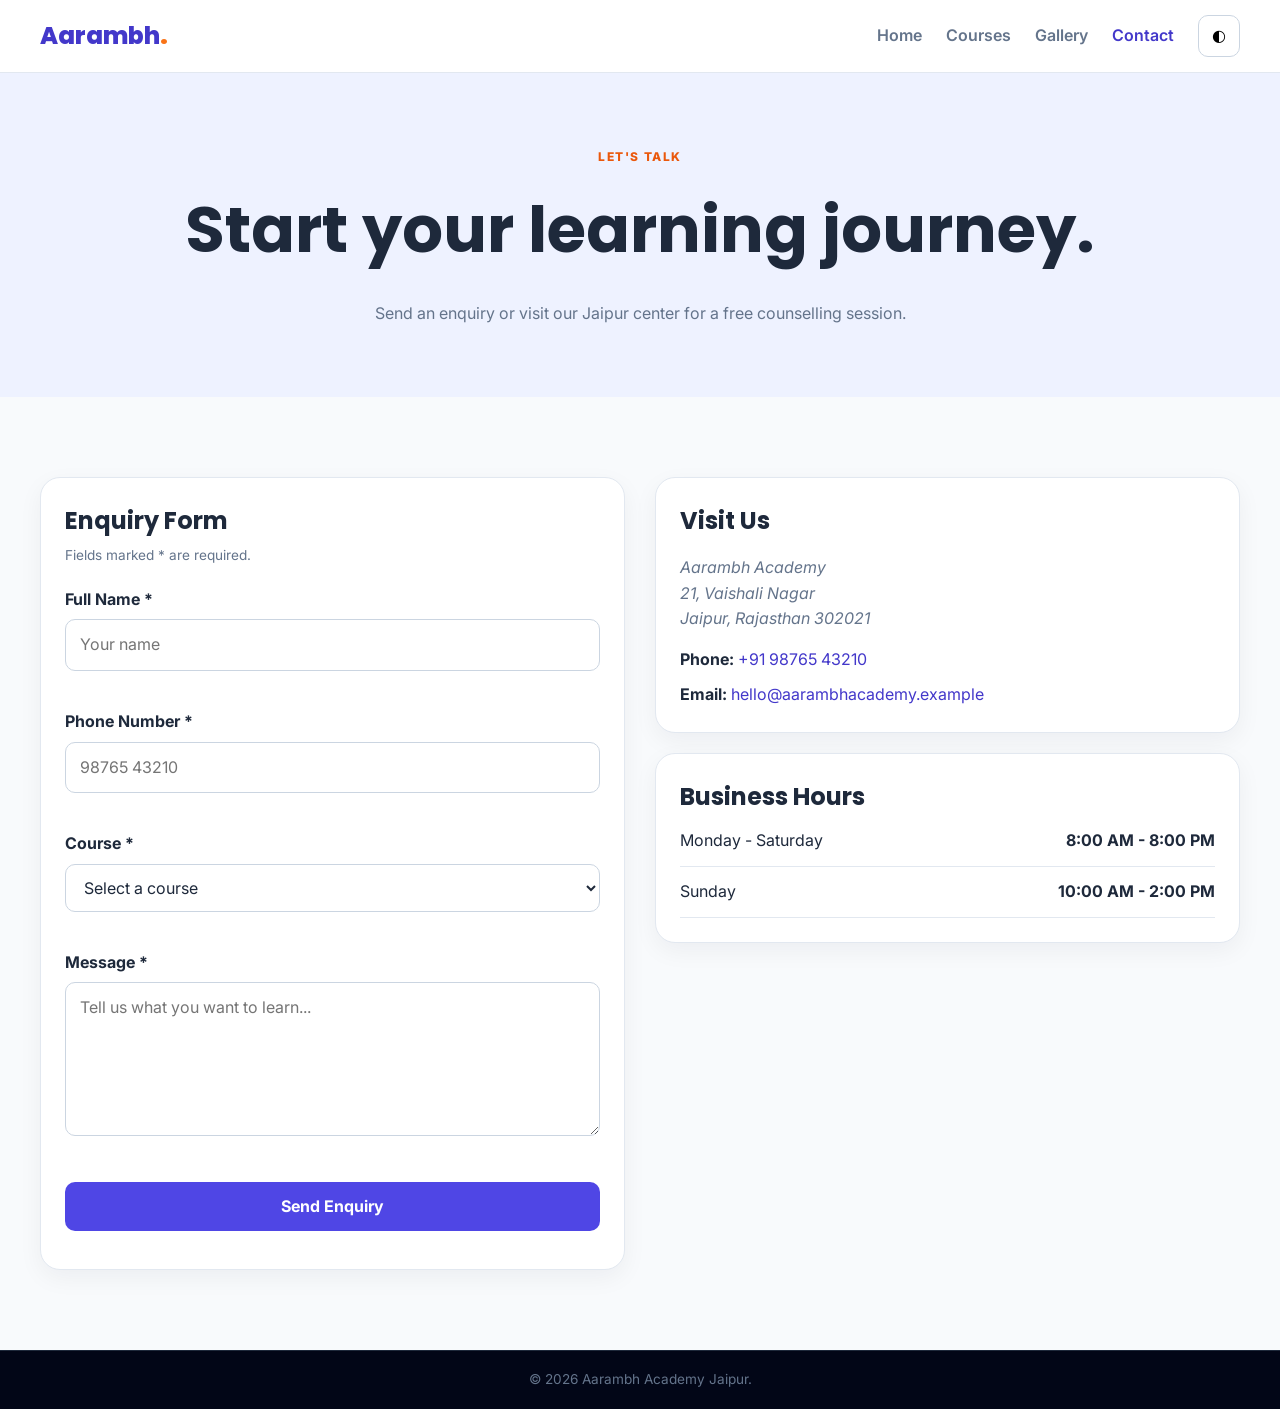
<file: contact.html>
<!DOCTYPE html>
<html lang="en">

<head>

    <meta charset="UTF-8">
    <meta name="viewport" content="width=device-width, initial-scale=1.0">

    <meta name="description" content="Contact Aarambh Academy Jaipur for course counselling.">

    <title>Contact | Aarambh Academy Jaipur</title>

    <link rel="preconnect" href="https://fonts.googleapis.com">
    <link rel="preconnect" href="https://fonts.gstatic.com" crossorigin>

    <link
        href="https://fonts.googleapis.com/css2?family=Inter:wght@400;500;600;700;800&family=Poppins:wght@600;700;800&display=swap"
        rel="stylesheet">

    <link rel="stylesheet" href="style.css">

</head>

<body>

    <header class="site-header">

        <nav class="navbar container">

            <a href="index.html" class="logo">
                Aarambh<span>.</span>
            </a>

            <button class="menu-toggle" id="menuToggle" aria-label="Open navigation" aria-expanded="false">
                ☰
            </button>

            <div class="nav-links" id="navLinks">

                <a href="index.html">Home</a>
                <a href="services.html">Courses</a>
                <a href="gallery.html">Gallery</a>
                <a class="active" href="contact.html">Contact</a>

                <button class="theme-toggle" id="themeToggle" aria-label="Toggle dark mode">
                    ◐
                </button>

            </div>

        </nav>

    </header>


    <main>

        <section class="page-hero">

            <div class="container">

                <span class="eyebrow">
                    Let's Talk
                </span>

                <h1>Start your learning journey.</h1>

                <p>
                    Send an enquiry or visit our Jaipur center
                    for a free counselling session.
                </p>

            </div>

        </section>


        <section class="section">

            <div class="container contact-grid">


                <div class="contact-card">

                    <h2>Enquiry Form</h2>

                    <p class="form-help">
                        Fields marked * are required.
                    </p>


                    <form id="contactForm" novalidate>


                        <div class="form-group">

                            <label for="name">
                                Full Name *
                            </label>

                            <input id="name" name="name" type="text" autocomplete="name" required
                                placeholder="Your name">

                            <p class="error" data-error-for="name"></p>

                        </div>


                        <div class="form-group">

                            <label for="phone">
                                Phone Number *
                            </label>

                            <input id="phone" name="phone" type="tel" inputmode="tel" autocomplete="tel"
                                pattern="[0-9+\-\s]{10,15}" required placeholder="98765 43210">

                            <p class="error" data-error-for="phone"></p>

                        </div>


                        <div class="form-group">

                            <label for="service">
                                Course *
                            </label>

                            <select id="service" name="service" required>

                                <option value="">
                                    Select a course
                                </option>

                                <option>
                                    Foundation
                                </option>

                                <option>
                                    Board Mastery
                                </option>

                                <option>
                                    Exam Prep
                                </option>

                                <option>
                                    Computer Skills
                                </option>

                            </select>

                            <p class="error" data-error-for="service"></p>

                        </div>


                        <div class="form-group">

                            <label for="message">
                                Message *
                            </label>

                            <textarea id="message" name="message" rows="5" required
                                placeholder="Tell us what you want to learn..."></textarea>

                            <p class="error" data-error-for="message"></p>

                        </div>


                        <button type="submit" class="btn btn-primary form-submit">
                            Send Enquiry
                        </button>


                        <p id="formStatus" role="status" aria-live="polite"></p>

                    </form>

                </div>


                <div class="contact-info">


                    <article class="info-card">

                        <h2>Visit Us</h2>

                        <address>

                            Aarambh Academy<br>

                            21, Vaishali Nagar<br>

                            Jaipur, Rajasthan 302021

                        </address>


                        <p>

                            <strong>Phone:</strong>

                            <a href="tel:+919876543210">
                                +91 98765 43210
                            </a>

                        </p>


                        <p>

                            <strong>Email:</strong>

                            <a href="mailto:hello@aarambhacademy.example">
                                hello@aarambhacademy.example
                            </a>

                        </p>

                    </article>


                    <article class="info-card">

                        <h2>Business Hours</h2>

                        <div class="hours-row">

                            <span>Monday - Saturday</span>

                            <strong>8:00 AM - 8:00 PM</strong>

                        </div>

                        <div class="hours-row">

                            <span>Sunday</span>

                            <strong>10:00 AM - 2:00 PM</strong>

                        </div>

                    </article>


                    <div class="map-wrapper">

                        <iframe title="Map showing Vaishali Nagar Jaipur"
                            src="https://www.google.com/maps?q=Vaishali%20Nagar%20Jaipur%20Rajasthan&output=embed"
                            loading="lazy" referrerpolicy="no-referrer-when-downgrade">
                        </iframe>

                    </div>

                </div>

            </div>

        </section>

    </main>


    <footer class="footer">

        <div class="copyright">
            © 2026 Aarambh Academy Jaipur.
        </div>

    </footer>


    <script src="main.js"></script>

</body>

</html>
</file>
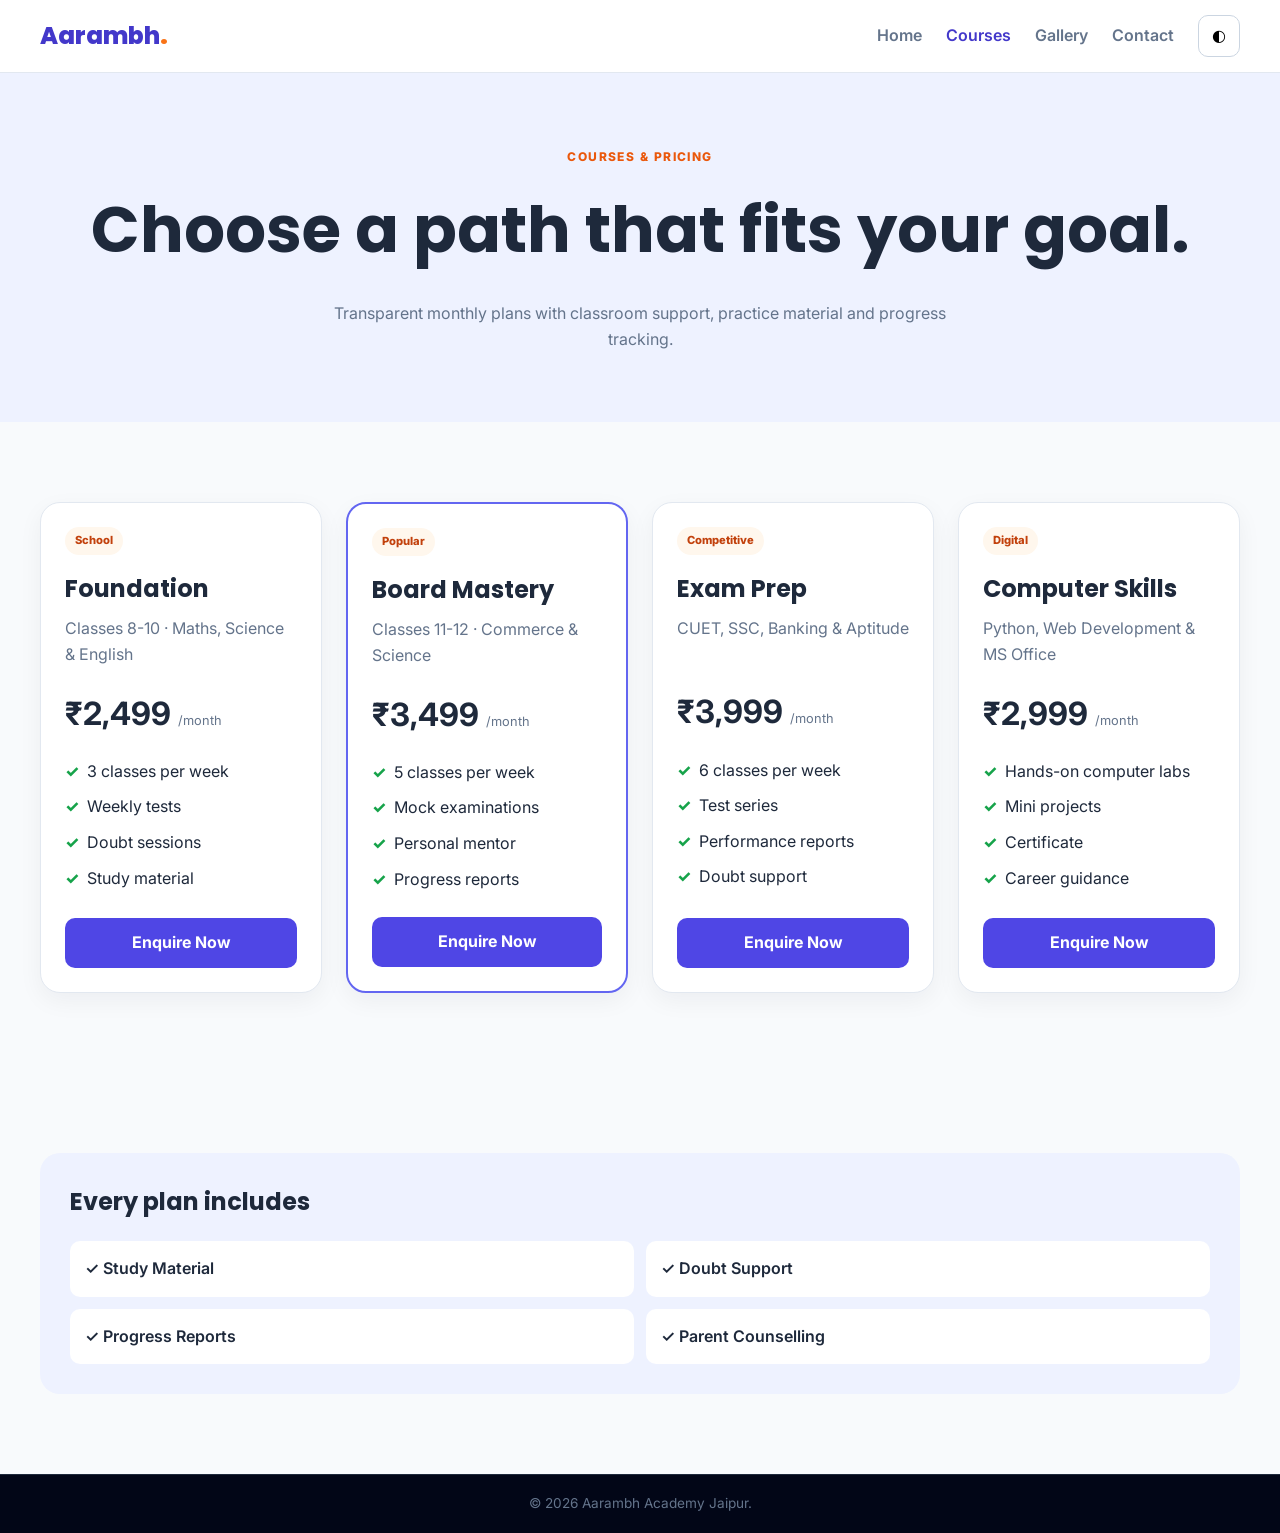
<file: services.html>
<!DOCTYPE html>
<html lang="en">

<head>

    <meta charset="UTF-8">
    <meta name="viewport" content="width=device-width, initial-scale=1.0">

    <meta name="description" content="Courses and pricing at Aarambh Academy Jaipur.">

    <title>Courses & Pricing | Aarambh Academy</title>

    <link rel="preconnect" href="https://fonts.googleapis.com">
    <link rel="preconnect" href="https://fonts.gstatic.com" crossorigin>

    <link
        href="https://fonts.googleapis.com/css2?family=Inter:wght@400;500;600;700;800&family=Poppins:wght@600;700;800&display=swap"
        rel="stylesheet">

    <link rel="stylesheet" href="style.css">

</head>

<body>

    <header class="site-header">

        <nav class="navbar container">

            <a href="index.html" class="logo">
                Aarambh<span>.</span>
            </a>

            <button class="menu-toggle" id="menuToggle" aria-label="Open navigation" aria-expanded="false">
                ☰
            </button>

            <div class="nav-links" id="navLinks">

                <a href="index.html">Home</a>

                <a class="active" href="services.html">
                    Courses
                </a>

                <a href="gallery.html">Gallery</a>

                <a href="contact.html">Contact</a>

                <button class="theme-toggle" id="themeToggle" aria-label="Toggle dark mode">
                    ◐
                </button>

            </div>

        </nav>

    </header>


    <main>

        <section class="page-hero">

            <div class="container">

                <span class="eyebrow">Courses & Pricing</span>

                <h1>Choose a path that fits your goal.</h1>

                <p>
                    Transparent monthly plans with classroom support,
                    practice material and progress tracking.
                </p>

            </div>

        </section>


        <section class="section">

            <div class="container">

                <div class="course-grid">


                    <article class="course-card">

                        <span class="course-tag">
                            School
                        </span>

                        <h2>Foundation</h2>

                        <p>
                            Classes 8-10 · Maths, Science & English
                        </p>

                        <strong class="price">
                            ₹2,499
                            <small>/month</small>
                        </strong>

                        <ul>

                            <li>3 classes per week</li>

                            <li>Weekly tests</li>

                            <li>Doubt sessions</li>

                            <li>Study material</li>

                        </ul>

                        <a href="contact.html?service=Foundation" class="btn btn-primary">
                            Enquire Now
                        </a>

                    </article>


                    <article class="course-card featured">

                        <span class="course-tag">
                            Popular
                        </span>

                        <h2>Board Mastery</h2>

                        <p>
                            Classes 11-12 · Commerce & Science
                        </p>

                        <strong class="price">
                            ₹3,499
                            <small>/month</small>
                        </strong>

                        <ul>

                            <li>5 classes per week</li>

                            <li>Mock examinations</li>

                            <li>Personal mentor</li>

                            <li>Progress reports</li>

                        </ul>

                        <a href="contact.html?service=Board%20Mastery" class="btn btn-primary">
                            Enquire Now
                        </a>

                    </article>


                    <article class="course-card">

                        <span class="course-tag">
                            Competitive
                        </span>

                        <h2>Exam Prep</h2>

                        <p>
                            CUET, SSC, Banking & Aptitude
                        </p>

                        <strong class="price">
                            ₹3,999
                            <small>/month</small>
                        </strong>

                        <ul>

                            <li>6 classes per week</li>

                            <li>Test series</li>

                            <li>Performance reports</li>

                            <li>Doubt support</li>

                        </ul>

                        <a href="contact.html?service=Exam%20Prep" class="btn btn-primary">
                            Enquire Now
                        </a>

                    </article>


                    <article class="course-card">

                        <span class="course-tag">
                            Digital
                        </span>

                        <h2>Computer Skills</h2>

                        <p>
                            Python, Web Development & MS Office
                        </p>

                        <strong class="price">
                            ₹2,999
                            <small>/month</small>
                        </strong>

                        <ul>

                            <li>Hands-on computer labs</li>

                            <li>Mini projects</li>

                            <li>Certificate</li>

                            <li>Career guidance</li>

                        </ul>

                        <a href="contact.html?service=Computer%20Skills" class="btn btn-primary">
                            Enquire Now
                        </a>

                    </article>


                </div>

            </div>

        </section>


        <section class="section">

            <div class="container">

                <div class="included">

                    <h2>Every plan includes</h2>

                    <div class="included-grid">

                        <div>✓ Study Material</div>
                        <div>✓ Doubt Support</div>
                        <div>✓ Progress Reports</div>
                        <div>✓ Parent Counselling</div>

                    </div>

                </div>

            </div>

        </section>

    </main>


    <footer class="footer">

        <div class="copyright">
            © 2026 Aarambh Academy Jaipur.
        </div>

    </footer>

    <script src="main.js"></script>

</body>

</html>
</file>
<file: style.css>
/* =========================
   RESET
========================= */

* {
    box-sizing: border-box;
    margin: 0;
    padding: 0;
}

html {
    scroll-behavior: smooth;
}

body {
    font-family: "Inter", sans-serif;
    background: #f8fafc;
    color: #1e293b;
    line-height: 1.6;
    overflow-x: hidden;
}

h1,
h2,
h3,
.logo {
    font-family: "Poppins", sans-serif;
}

img {
    max-width: 100%;
    display: block;
}

a {
    text-decoration: none;
    color: inherit;
}

button,
input,
select,
textarea {
    font: inherit;
}

button,
a {
    transition: 0.2s ease;
}


/* =========================
   CONTAINER
========================= */

.container {
    width: min(1200px, calc(100% - 32px));
    margin-inline: auto;
}


/* =========================
   HEADER
========================= */

.site-header {
    position: sticky;
    top: 0;
    z-index: 1000;
    background: rgba(255, 255, 255, 0.95);
    border-bottom: 1px solid #e2e8f0;
    backdrop-filter: blur(10px);
}

.navbar {
    min-height: 72px;

    display: flex;
    align-items: center;
    justify-content: space-between;
}

.logo {
    font-size: 1.5rem;
    font-weight: 800;
    color: #4338ca;
}

.logo span {
    color: #f97316;
}

.nav-links {
    display: flex;
    align-items: center;
    gap: 24px;
}

.nav-links a {
    color: #64748b;
    font-weight: 600;
}

.nav-links a:hover,
.nav-links a.active,
.nav-links a:focus-visible {
    color: #4338ca;
}

.theme-toggle,
.menu-toggle {
    width: 42px;
    height: 42px;
    border: 1px solid #cbd5e1;
    border-radius: 10px;
    background: transparent;
    cursor: pointer;
}

.theme-toggle:hover,
.menu-toggle:hover,
.theme-toggle:focus-visible,
.menu-toggle:focus-visible {
    background: #eef2ff;
    border-color: #6366f1;
}

.menu-toggle {
    display: none;
}


/* =========================
   HERO
========================= */

.hero {
    background:
        radial-gradient(circle at 85% 20%,
            #e0e7ff,
            transparent 35%),
        linear-gradient(180deg,
            #f8fafc,
            #eef2ff);

    padding: 80px 0;
}

.hero-grid {
    display: grid;
    grid-template-columns: 1fr;
    gap: 50px;
    align-items: center;
}

.eyebrow {
    color: #ea580c;
    font-size: 0.75rem;
    font-weight: 800;
    letter-spacing: 0.12em;
    text-transform: uppercase;
}

.hero h1 {
    margin-top: 15px;
    font-size: clamp(2.5rem, 8vw, 4.5rem);
    line-height: 1.1;
    font-weight: 800;
}

.hero h1 span {
    color: #4338ca;
    display: block;
}

.hero p {
    max-width: 650px;
    margin-top: 24px;
    color: #64748b;
    font-size: 1.1rem;
}

.hero-buttons {
    display: flex;
    flex-wrap: wrap;
    gap: 12px;
    margin-top: 30px;
}

.btn {
    display: inline-flex;
    justify-content: center;
    align-items: center;

    padding: 12px 18px;

    border-radius: 10px;

    font-weight: 700;
}

.btn-primary {
    background: #4f46e5;
    color: white;
}

.btn-primary:hover,
.btn-primary:focus-visible {
    background: #3730a3;
    transform: translateY(-1px);
}

.btn-secondary {
    background: white;
    border: 1px solid #cbd5e1;
}

.btn-secondary:hover,
.btn-secondary:focus-visible {
    background: #eef2ff;
    border-color: #818cf8;
}

.btn-white {
    background: white;
    color: #4338ca;
}

.btn-white:hover,
.btn-white:focus-visible {
    background: #e0e7ff;
}

.btn:focus-visible,
a:focus-visible {
    outline: 3px solid #c7d2fe;
    outline-offset: 2px;
}

.stats {
    display: grid;
    grid-template-columns: repeat(3, 1fr);
    gap: 15px;
    max-width: 550px;
    margin-top: 35px;
}

.stats strong {
    display: block;
    font-size: 1.4rem;
    font-weight: 800;
}

.stats span {
    display: block;
    color: #64748b;
    font-size: 0.75rem;
}

.hero-image-wrapper {
    position: relative;
}

.hero-image {
    width: 100%;
    aspect-ratio: 4 / 3;
    object-fit: cover;
    border-radius: 30px;
    box-shadow: 0 25px 50px rgba(15, 23, 42, 0.15);
}

.rating-card {
    position: absolute;
    left: 15px;
    bottom: -20px;

    padding: 15px 20px;

    background: white;
    border-radius: 15px;

    box-shadow: 0 15px 30px rgba(15, 23, 42, 0.18);
}

.rating-card strong {
    display: block;
}

.rating-card span {
    color: #64748b;
    font-size: 0.75rem;
}


/* =========================
   SECTIONS
========================= */

.section {
    padding: 80px 0;
}

.section-heading {
    max-width: 700px;
}

.section-heading h2 {
    margin-top: 8px;
    font-size: 2rem;
    line-height: 1.2;
}

.section-heading p {
    margin-top: 12px;
    color: #64748b;
}


/* =========================
   FEATURE GRID
========================= */

.feature-grid {
    display: grid;
    grid-template-columns: 1fr;
    gap: 24px;
    margin-top: 40px;
}

.feature-card,
.testimonial,
.course-card,
.contact-card,
.info-card {
    background: white;
    border: 1px solid #e2e8f0;
    border-radius: 20px;
    padding: 24px;
    box-shadow: 0 8px 25px rgba(15, 23, 42, 0.05);
}

.feature-number {
    display: grid;
    place-items: center;

    width: 45px;
    height: 45px;

    background: #eef2ff;
    color: #4338ca;

    border-radius: 12px;

    font-weight: 800;
}

.feature-card h3 {
    margin-top: 18px;
    font-size: 1.2rem;
}

.feature-card p {
    margin-top: 8px;
    color: #64748b;
}


/* =========================
   WHY
========================= */

.why-section {
    padding: 80px 0;
    background: #0f172a;
    color: white;
}

.section-heading.light p {
    color: #cbd5e1;
}

.why-flex {
    display: flex;
    flex-direction: column;
    gap: 20px;
    margin-top: 40px;
}

.why-item {
    flex: 1;

    display: flex;
    gap: 15px;

    padding: 20px;

    border: 1px solid #334155;
    border-radius: 15px;
}

.why-item>span {
    color: #fb923c;
    font-size: 1.5rem;
}

.why-item h3 {
    font-size: 1rem;
}

.why-item p {
    margin-top: 5px;
    color: #cbd5e1;
    font-size: 0.9rem;
}


/* =========================
   TESTIMONIALS
========================= */

.testimonial-grid {
    display: grid;
    grid-template-columns: 1fr;
    gap: 24px;
    margin-top: 40px;
}

.stars {
    color: #f59e0b;
    letter-spacing: 3px;
}

.testimonial p {
    margin: 15px 0;
    color: #475569;
}

.testimonial span {
    display: block;
    color: #64748b;
    font-size: 0.8rem;
}


/* =========================
   CTA
========================= */

.cta {
    margin-bottom: 70px;

    display: flex;
    flex-direction: column;
    gap: 25px;

    padding: 35px;

    background: #4338ca;
    color: white;

    border-radius: 25px;
}

.cta h2 {
    margin-top: 6px;
    font-size: 2rem;
}

.cta p {
    color: #e0e7ff;
}


/* =========================
   PAGE HERO
========================= */

.page-hero {
    padding: 70px 0;
    text-align: center;
    background: #eef2ff;
}

.page-hero h1 {
    margin-top: 10px;
    font-size: clamp(2.2rem, 6vw, 4rem);
}

.page-hero p {
    max-width: 650px;
    margin: 20px auto 0;
    color: #64748b;
}


/* =========================
   COURSE GRID
========================= */

.course-grid {
    display: grid;
    grid-template-columns: 1fr;
    gap: 24px;
}

.course-card {
    display: flex;
    flex-direction: column;
}

.course-card.featured {
    border: 2px solid #6366f1;
}

.course-tag {
    width: max-content;

    padding: 5px 10px;

    border-radius: 30px;

    background: #fff7ed;
    color: #c2410c;

    font-size: 0.7rem;
    font-weight: 800;
}

.course-card h2 {
    margin-top: 15px;
}

.course-card>p {
    min-height: 50px;
    margin-top: 8px;
    color: #64748b;
}

.price {
    margin: 20px 0;
    font-size: 2rem;
}

.price small {
    color: #64748b;
    font-size: 0.8rem;
    font-weight: 400;
}

.course-card ul {
    display: grid;
    gap: 10px;
    margin-bottom: 25px;
    list-style: none;
}

.course-card li::before {
    content: "✓";
    margin-right: 8px;
    color: #16a34a;
    font-weight: 800;
}

.course-card .btn {
    margin-top: auto;
}


/* =========================
   INCLUDED
========================= */

.included {
    padding: 30px;
    border-radius: 20px;
    background: #eef2ff;
}

.included h2 {
    font-size: 1.5rem;
}

.included-grid {
    display: grid;
    grid-template-columns: 1fr;
    gap: 12px;
    margin-top: 20px;
}

.included-grid div {
    padding: 15px;
    background: white;
    border-radius: 10px;
    font-weight: 600;
}


/* =========================
   GALLERY
========================= */

.gallery-grid {
    display: grid;
    grid-template-columns: 1fr;
    gap: 18px;
}

.gallery-grid figure {
    overflow: hidden;
    border: 1px solid #e2e8f0;
    border-radius: 18px;
    background: white;
}

.gallery-grid img {
    width: 100%;
    height: 260px;
    object-fit: cover;
    transition: transform 0.3s ease;
}

.gallery-grid figure:hover img {
    transform: scale(1.04);
}

.gallery-grid figcaption {
    padding: 15px;
    font-weight: 700;
}


/* =========================
   CONTACT
========================= */

.contact-grid {
    display: grid;
    grid-template-columns: 1fr;
    gap: 30px;
}

.contact-card h2,
.info-card h2 {
    font-size: 1.5rem;
}

.form-help {
    margin-top: 5px;
    color: #64748b;
    font-size: 0.85rem;
}

.form-group {
    margin-top: 20px;
}

.form-group label {
    display: block;
    margin-bottom: 7px;
    font-weight: 700;
}

.form-group input,
.form-group select,
.form-group textarea {
    width: 100%;

    padding: 12px 14px;

    border: 1px solid #cbd5e1;
    border-radius: 10px;

    background: white;
    color: #1e293b;
}

.form-group input:focus,
.form-group select:focus,
.form-group textarea:focus {
    outline: 3px solid #c7d2fe;
    border-color: #4f46e5;
}

.form-submit {
    width: 100%;
    margin-top: 20px;
    border: 0;
    cursor: pointer;
}

.error {
    min-height: 18px;
    color: #dc2626;
    font-size: 0.75rem;
}

#formStatus {
    margin-top: 12px;
}

.contact-info {
    display: grid;
    gap: 20px;
}

.info-card address {
    margin: 15px 0;
    color: #64748b;
}

.info-card p {
    margin-top: 10px;
}

.info-card a {
    color: #4338ca;
}

.hours-row {
    display: flex;
    justify-content: space-between;
    gap: 15px;
    padding: 12px 0;
    border-bottom: 1px solid #e2e8f0;
}

.map-wrapper {
    overflow: hidden;
    min-height: 300px;
    border-radius: 20px;
}

.map-wrapper iframe {
    width: 100%;
    height: 300px;
    border: 0;
}


/* =========================
   FOOTER
========================= */

.footer {
    background: #020617;
    color: #cbd5e1;
}

.footer-grid {
    display: grid;
    grid-template-columns: 1fr;
    gap: 30px;
    padding: 50px 0;
}

.footer h2 {
    color: white;
    font-size: 1rem;
    margin-bottom: 10px;
}

.footer a:not(.logo) {
    display: block;
    margin-top: 5px;
    color: #94a3b8;
}

.footer a:hover {
    color: white;
}

.footer-logo {
    color: white;
}

.copyright {
    padding: 18px;
    border-top: 1px solid #1e293b;
    text-align: center;
    color: #64748b;
    font-size: 0.85rem;
}


/* =========================
   DARK MODE
========================= */

body.dark {
    background: #020617;
    color: #f8fafc;
}

body.dark .site-header {
    background: rgba(2, 6, 23, 0.95);
    border-color: #1e293b;
}

body.dark .nav-links a {
    color: #94a3b8;
}

body.dark .feature-card,
body.dark .testimonial,
body.dark .course-card,
body.dark .contact-card,
body.dark .info-card {
    background: #0f172a;
    border-color: #1e293b;
}

body.dark .hero {
    background: #020617;
}

body.dark .hero p,
body.dark .feature-card p,
body.dark .testimonial p,
body.dark .course-card>p,
body.dark .page-hero p {
    color: #94a3b8;
}

body.dark .page-hero {
    background: #111827;
}

body.dark .included {
    background: #111827;
}

body.dark .included-grid div {
    background: #0f172a;
}

body.dark .form-group input,
body.dark .form-group select,
body.dark .form-group textarea {
    background: #020617;
    color: white;
    border-color: #334155;
}

body.dark .gallery-grid figure {
    background: #0f172a;
    border-color: #1e293b;
}


/* =========================
   TABLET ~768px
========================= */

@media (min-width: 768px) {

    .container {
        width: min(1200px, calc(100% - 48px));
    }

    .hero {
        padding: 100px 0;
    }

    .hero-grid {
        grid-template-columns: 1fr 1fr;
    }

    .feature-grid {
        grid-template-columns: repeat(3, 1fr);
    }

    .why-flex {
        flex-direction: row;
    }

    .testimonial-grid {
        grid-template-columns: repeat(3, 1fr);
    }

    .course-grid {
        grid-template-columns: repeat(2, 1fr);
    }

    .included-grid {
        grid-template-columns: repeat(2, 1fr);
    }

    .gallery-grid {
        grid-template-columns: repeat(2, 1fr);
    }

    .contact-grid {
        grid-template-columns: 1fr 1fr;
    }

    .footer-grid {
        grid-template-columns: repeat(3, 1fr);
    }

    .cta {
        flex-direction: row;
        align-items: center;
        justify-content: space-between;
    }
}


/* =========================
   DESKTOP ~1280px
========================= */

@media (min-width: 1280px) {

    .container {
        width: 1200px;
    }

    .course-grid {
        grid-template-columns: repeat(4, 1fr);
    }

    .gallery-grid {
        grid-template-columns: repeat(3, 1fr);
    }

    .gallery-grid img {
        height: 280px;
    }

}


/* =========================
   MOBILE
========================= */

@media (max-width: 767px) {

    .menu-toggle {
        display: block;
    }

    .nav-links {
        position: absolute;
        left: 0;
        right: 0;
        top: 72px;

        display: none;
        flex-direction: column;
        align-items: stretch;
        gap: 0;

        padding: 15px;

        background: white;
        border-bottom: 1px solid #e2e8f0;
    }

    .nav-links.open {
        display: flex;
    }

    .nav-links a {
        padding: 12px;
    }

    body.dark .nav-links {
        background: #020617;
        border-color: #1e293b;
    }

    .theme-toggle {
        margin-top: 10px;
    }

    .stats {
        gap: 8px;
    }

    .stats strong {
        font-size: 1.15rem;
    }

    .stats span {
        font-size: 0.65rem;
    }

}


/* Reduced motion */

@media (prefers-reduced-motion: reduce) {

    html {
        scroll-behavior: auto;
    }

    *,
    *::before,
    *::after {
        transition: none !important;
        animation: none !important;
    }

}
</file>
